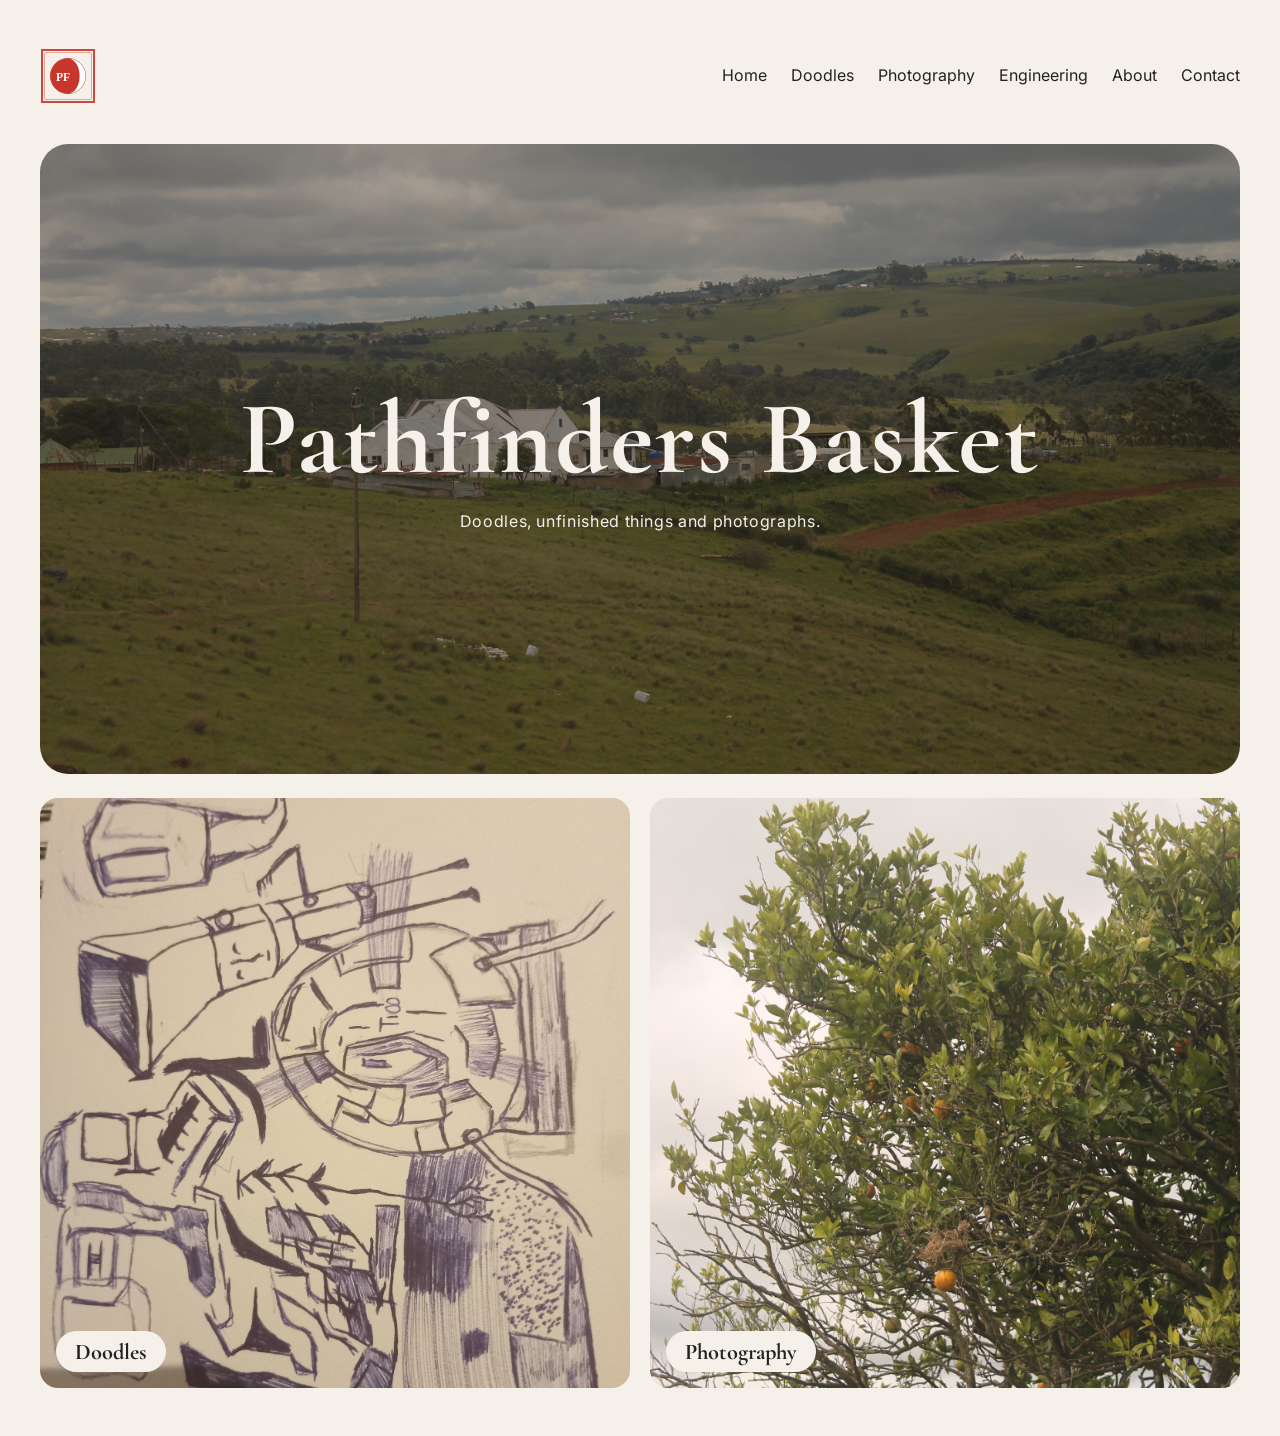
<file: index.html>
<!DOCTYPE html>
<html lang="en">
<head>
  <meta charset="utf-8">
  <meta name="viewport" content="width=device-width, initial-scale=1">
  <title>Pathfinders Basket</title>
  <link rel="icon" href="moon_seal_pf.svg" type="image/svg+xml">
  <link rel="preconnect" href="https://fonts.googleapis.com">
  <link href="https://fonts.googleapis.com/css2?family=Cormorant+Garamond:wght@500;700&family=Inter:wght@400&display=swap" rel="stylesheet">
  <link rel="stylesheet" href="style.css">
  <link rel="stylesheet" href="polish.css">
  <link rel="stylesheet" href="home.css">
</head>
<body>
  <header class="site-header">
    <a class="site-seal" href="index.html"><img src="moon_seal_pf.svg" alt="Pathfinders Basket seal: a red moon with the letters PF"></a>
    <nav>
      <a href="index.html">Home</a>
      <a href="doodles.html">Doodles</a>
      <a href="photography.html">Photography</a>
      <a href="https://theobserver5.github.io/observer-repo/" target="_blank" rel="noopener">Engineering</a>
      <a href="about.html">About</a>
      <a href="contact.html">Contact</a>
    </nav>
  </header>

  <section class="hero">
    <div class="hero-text">
      <h1>Pathfinders Basket</h1>
      <p>Doodles, unfinished things and photographs.</p>
    </div>
  </section>

  <section class="doors">
    <a class="door" href="doodles.html">
      <img src="images/doodle-01.jpg" alt="A doodle from the sketchbook" loading="lazy">
      <span>Doodles</span>
    </a>
    <a class="door" href="photography.html">
      <img src="photography images/photo-09.JPG" alt="Orange tree with a weaver bird nest hanging above one orange" loading="lazy">
      <span>Photography</span>
    </a>
  </section>
</body>
</html>
</file>
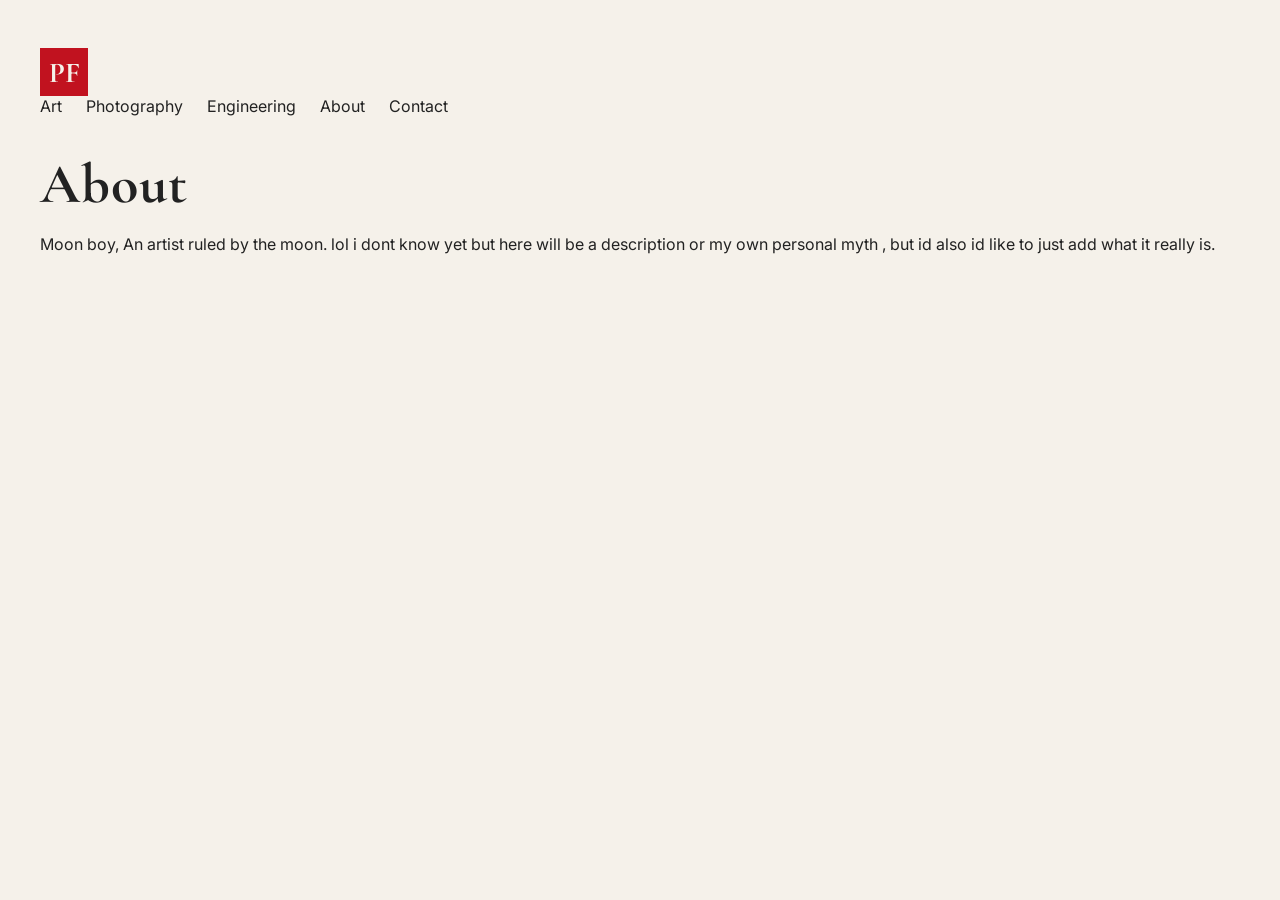
<file: about.html>
<!DOCTYPE html>
<html>
  <head>
    <link rel="preconnect" href="https://fonts.googleapis.com">
    <link href="https://fonts.googleapis.com/css2?family=Cormorant+Garamond:wght@500;700&family=Inter:wght@400&display=swap" rel="stylesheet">
    <link rel="stylesheet" href="style.css">
    <link rel="icon" href="data:image/svg+xml,<svg xmlns=%22http://www.w3.org/2000/svg%22 viewBox=%220 0 100 100%22><rect width=%22100%22 height=%22100%22 fill=%22%23c1121f%22/><text x=%2250%22 y=%2272%22 font-size=%2258%22 text-anchor=%22middle%22 fill=%22%23f5f1ea%22 font-family=%22Georgia%22>PF</text></svg>">
    <title>About - Pathfinders Basket</title>
    <div class="seal">PF</div>
    <meta name="viewport" content="width=device-width, initial-scale=1">
  </head>
  <body>
    <nav>
      <a href="index.html">Art</a>
      <a href="photography.html">Photography</a>
      <a href="https://theobserver5.github.io/observer-repo/" target="_blank" rel="noopener">Engineering</a>
      <a href="about.html">About</a>
      <a href="contact.html">Contact</a>
    </nav>

    <h1>About</h1>
    <p>Moon boy, An artist ruled by the moon. lol i dont know yet but here will be a description or my own personal myth , but id also id like  to just add what it really is.</p>
  </body>
</html>
</file>
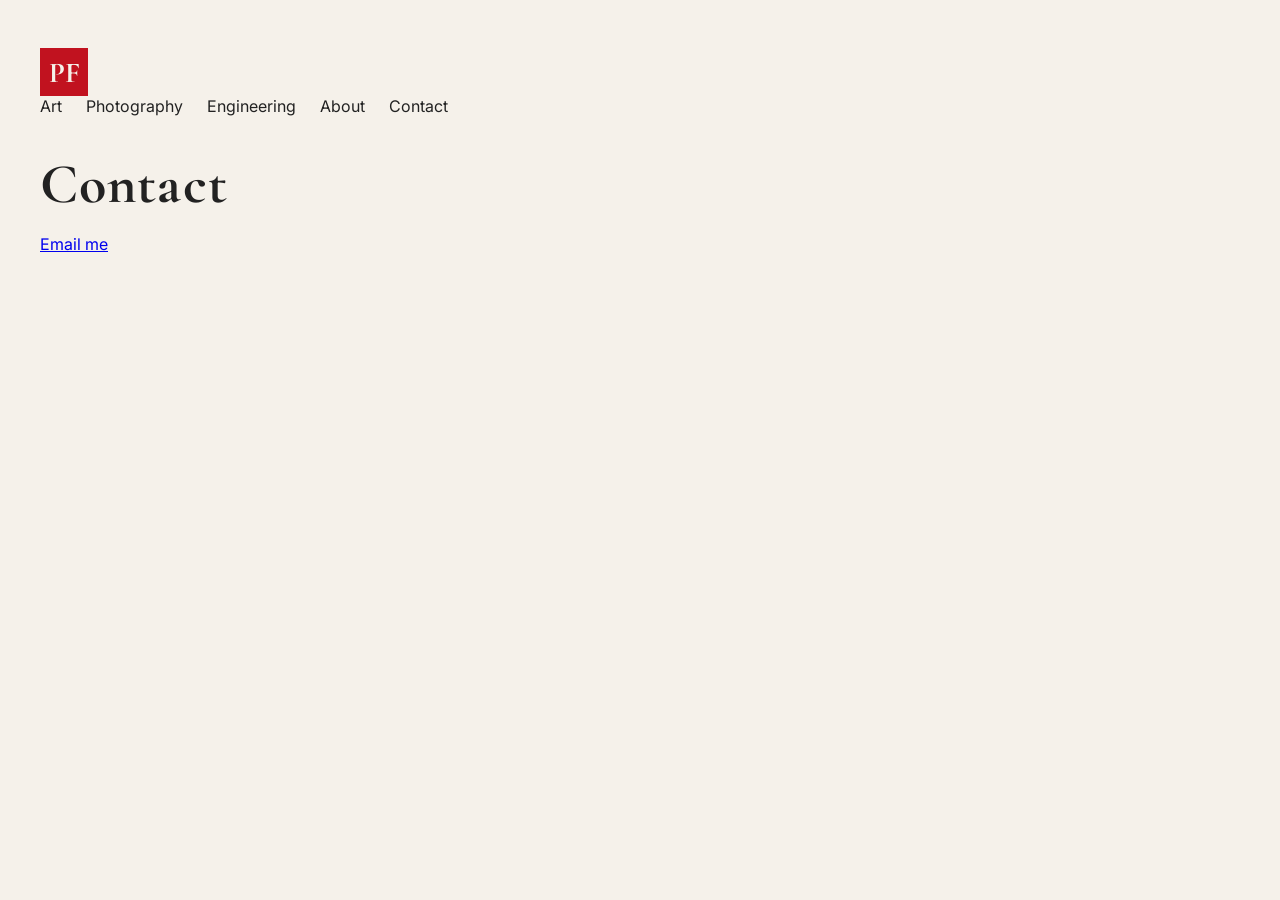
<file: contact.html>
<!DOCTYPE html>
<html>
  <head>
    <link rel="preconnect" href="https://fonts.googleapis.com">
    <link href="https://fonts.googleapis.com/css2?family=Cormorant+Garamond:wght@500;700&family=Inter:wght@400&display=swap" rel="stylesheet">
    <link rel="stylesheet" href="style.css">
    <link rel="icon" href="data:image/svg+xml,<svg xmlns=%22http://www.w3.org/2000/svg%22 viewBox=%220 0 100 100%22><rect width=%22100%22 height=%22100%22 fill=%22%23c1121f%22/><text x=%2250%22 y=%2272%22 font-size=%2258%22 text-anchor=%22middle%22 fill=%22%23f5f1ea%22 font-family=%22Georgia%22>PF</text></svg>">
    <title>Contact - Mila Moyake</title>
    <div class="seal">PF</div>
    <meta name="viewport" content="width=device-width, initial-scale=1">
  </head>
  <body>
    <nav>
      <a href="index.html">Art</a>
      <a href="photography.html">Photography</a>
      <a href="https://theobserver5.github.io/observer-repo/" target="_blank" rel="noopener">Engineering</a>
      <a href="about.html">About</a>
      <a href="contact.html">Contact</a>
    </nav>

    <h1>Contact</h1>
    <p><a href="mailto:moyake2016@gmail.com">Email me</a></p>
  </body>
</html>
</file>
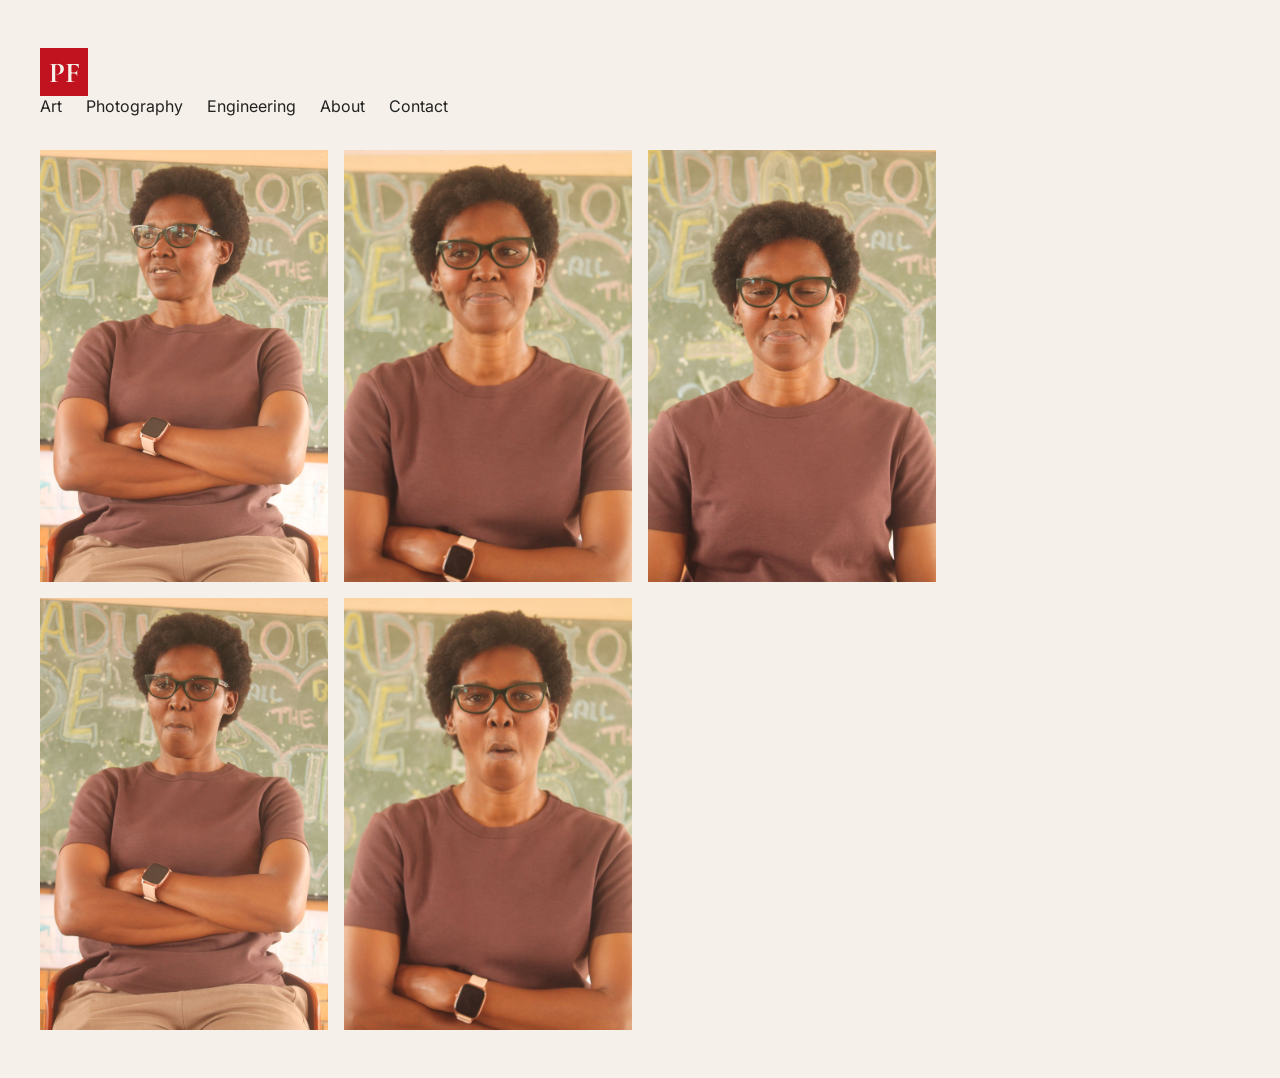
<file: Photography.html>
<!DOCTYPE html>
<html>
    <head>
      <link rel="stylesheet" href="style.css">
      <link rel="preconnect" href="https://fonts.googleapis.com">
      <link href="https://fonts.googleapis.com/css2?family=Cormorant+Garamond:wght@500;700&family=Inter:wght@400&display=swap" rel="stylesheet">
      <title>Pathfinder Photography</title>
      <div class="seal">PF</div>
    </head>
    <body> 
      <nav>
         <a href="index.html">Art</a>
         <a href="photography.html">Photography</a>
         <a href="https://theobserver5.github.io/observer-repo/" target="_blank" rel="noopener">Engineering</a>
         <a href="about.html">About</a>
        <a href="contact.html">Contact</a>
      </nav>
      <div class="photo-gallery">
        <img  src="photography images/photo-01.JPG" alt="Antana">
        <img  src="photography images/photo-02.JPG"  alt="Antana">
        <img src="photography images/photo-03.JPG"  alt="Antana">
        <img src="photography images/photo-04.JPG"  alt="Antana">
        <img src="photography images/photo-05.JPG"  alt="Antana">
      </div>
    </body>
</html>
</file>
<file: style.css>
body {
  margin: 0;
  padding: 2rem;
  background: #f5f1ea;
  color: #222;
  font-family: Georgia, serif;
}
body {
  max-width: 1200px;
  margin: 0 auto;
  padding: 3rem 2rem;
}
h1 {
  font-size: 2.5rem;
  margin: 0 0 0.5rem;
}

.gallery {
  display: grid;
  grid-template-columns: repeat(auto-fill, minmax(180px, 1fr));
  grid-auto-rows: 180px;
  grid-auto-flow: dense;
  gap: 1rem;
  margin-top: 2rem;
}

.gallery img {
  width: 100%;
  height: 100%;
  object-fit: cover;
  display: block;
}

.big  { grid-column: span 2; grid-row: span 2; }
.wide { grid-column: span 2; }
.tall { grid-row: span 2; }

nav {
  display: flex;
  gap: 1.5rem;
  margin-bottom: 2rem;
}

nav a {
  color: #222;
  text-decoration: none;
  border-bottom: 2px solid transparent;
}

nav a:hover {
  border-bottom-color: #c1121f;
}
.photo-gallery {
  columns: 250px;
  column-gap: 1rem;
  margin-top: 2rem;
}

.photo-gallery img {
  width: 100%;
  height: auto;
  display: block;
  margin-bottom: 1rem;
  break-inside: avoid;
}
body { font-family: 'Inter', sans-serif; }
h1   { font-family: 'Cormorant Garamond', serif; font-size: 3.5rem; letter-spacing: 0.02em; }
.gallery img, .photo-gallery img {
  transition: transform 0.3s ease, opacity 0.3s ease;
}
.gallery img:hover, .photo-gallery img:hover {
  transform: scale(1.02);
  opacity: 0.92;
}
.seal {
  width: 48px;
  height: 48px;
  background: #c1121f;
  color: #f5f1ea;
  display: grid;
  place-items: center;
  font-family: 'Cormorant Garamond', serif;
  font-size: 1.8rem;
  font-weight: 700;
}
.gallery img, .photo-gallery img { cursor: zoom-in; }

.lightbox {
  display: none;
  position: fixed;
  inset: 0;
  background: rgba(20, 18, 15, 0.92);
  align-items: center;
  justify-content: center;
  z-index: 1000;
}
.lightbox.open { display: flex; }

.lb-img {
  max-width: 90vw;
  max-height: 90vh;
  object-fit: contain;
}

.lightbox button {
  position: absolute;
  background: none;
  border: none;
  color: #f5f1ea;
  font-size: 2.5rem;
  cursor: pointer;
  padding: 1rem;
}
.lightbox button:hover { color: #c1121f; }
.lb-close { top: 0.5rem; right: 1rem; }
.lb-prev  { left: 0.5rem; }
.lb-next  { right: 0.5rem; }

.collage {
  display: flex;
  flex-wrap: wrap;
  gap: 1rem;
  margin-top: 2rem;
}

.collage img {
  --r: 1.5;  /* set automatically by the script */
  --s: 1;    /* size multiplier */
  flex-grow: calc(var(--r) * var(--s) * 100);
  flex-basis: calc(var(--r) * var(--s) * 200px);
  height: auto;
  max-width: 100%;
  cursor: zoom-in;
}

.collage img.lg { --s: 1.5; }
.collage img.sm { --s: 0.7; }
.doors { display: grid; grid-template-columns: repeat(auto-fit, minmax(220px, 1fr)); gap: 1rem; }
.door img { width: 100%; aspect-ratio: 1 / 1; object-fit: cover; display: block; }

.collage::after {
  content: '';
  flex-grow: 100000;
}
</file>
<file: polish.css>
/* Shared by every page. Link it AFTER style.css. */

:root {
  --paper: #f5f1ea;
  --ink: #222;
  --red: #c1121f;     /* the one red: seal, hover, small accents */
  --moss: #5f7a3a;    /* pulled from the hillside photo; try it, change it, or delete it */
  --radius: 18px;
}

/* Header: seal top-left, nav beside it */
.site-header {
  display: flex;
  align-items: center;
  justify-content: space-between;
  flex-wrap: wrap;
  gap: 1rem 2rem;
  margin-bottom: 2.5rem;
}
.site-header nav { margin-bottom: 0; flex-wrap: wrap; }
.site-seal img { width: 56px; height: 56px; display: block; }

/* Rounded corners: gallery images, squares, lightbox, hero */
.photo-gallery img,
.gallery img,
.collage img,
.door img,
.lb-img {
  border-radius: var(--radius);
}

/* Phone: breathing room */
@media (max-width: 600px) {
  body { padding: 1.25rem 1rem; }
  .site-header { margin-bottom: 1.5rem; }
  .photo-gallery { columns: 2 140px; }
}
</file>
<file: home.css>
/* Homepage only. Linked after style.css and polish.css in index.html. */

.hero {
  min-height: 70vh;
  display: flex;
  align-items: center;
  justify-content: center;
  text-align: center;
  border-radius: 28px;
  background:
    linear-gradient(rgba(20, 18, 15, 0.35), rgba(20, 18, 15, 0.35)),
    url("photography images/photo-10.JPG") center / cover no-repeat;
  color: #f5f1ea;
}

.hero-text { padding: 2rem 1.25rem; }

.hero h1 {
  font-size: clamp(2.6rem, 10vw, 6.5rem);
  line-height: 1;
  margin: 0;
}

.hero p {
  margin: 1.25rem 0 0;
  letter-spacing: 0.04em;
}

.doors {
  display: grid;
  grid-template-columns: repeat(auto-fit, minmax(220px, 1fr));
  gap: 1.25rem;
  margin-top: 1.5rem;
}

.door {
  position: relative;
  display: block;
  text-decoration: none;
}

.door img {
  width: 100%;
  aspect-ratio: 1 / 1;
  object-fit: cover;
  display: block;
}

/* Pill label */
.door span {
  position: absolute;
  left: 1rem;
  bottom: 1rem;
  padding: 0.45rem 1.2rem;
  border-radius: 999px;
  background: var(--paper);
  color: var(--ink);
  font-family: 'Cormorant Garamond', serif;
  font-size: 1.4rem;
  font-weight: 700;
  transition: background 0.2s ease, color 0.2s ease;
}

.door:hover span {
  background: var(--red);
  color: var(--paper);
}
</file>
